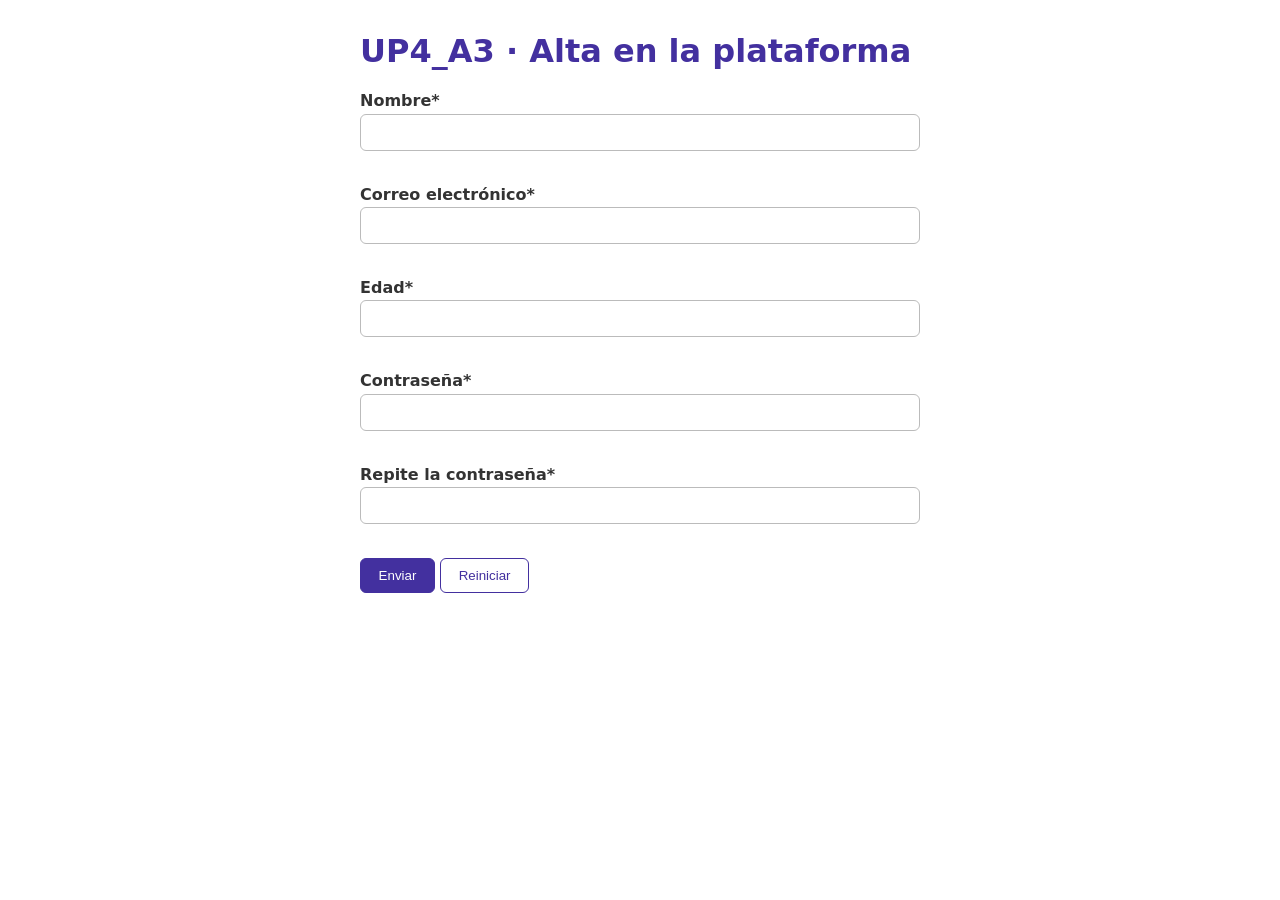
<file: index.html>
<!doctype html>
<html lang="es">
	<head>
		<meta charset="utf-8" />
		<meta name="viewport" content="width=device-width, initial-scale=1" />
		<title>UP4_A3 · Validación de formularios</title>
		<link rel="stylesheet" href="estilos.css" />
		<script src="app.js" defer></script>
	</head>
	<body>
		<h1>UP4_A3 · Alta en la plataforma</h1>

		<!-- Ejercicio 1: TODO añade type y los atributos de validación a cada campo -->
		<form id="registro" name="registro">
			<div class="campo">
				<label for="nombre">Nombre*</label>
				<input id="nombre" name="nombre" type="text" autocomplete="name" />
				<span class="feedback" aria-live="polite"></span>
			</div>

			<div class="campo">
				<label for="email">Correo electrónico*</label>
				<input id="email" name="email" type="email" autocomplete="email" />
				<span class="feedback" aria-live="polite"></span>
			</div>

			<div class="campo">
				<label for="edad">Edad*</label>
				<input id="edad" name="edad" type="number" />
				<span class="feedback" aria-live="polite"></span>
			</div>

			<div class="campo">
				<label for="password">Contraseña*</label>
				<input
					id="password"
					name="password"
					type="password"
					autocomplete="new-password"
				/>
				<span class="feedback" aria-live="polite"></span>
			</div>

			<div class="campo">
				<label for="password2">Repite la contraseña*</label>
				<input
					id="password2"
					name="password2"
					type="password"
					autocomplete="new-password"
				/>
				<span class="feedback" aria-live="polite"></span>
			</div>

			<div class="botones">
				<button type="submit">Enviar</button>
				<button type="reset">Reiniciar</button>
			</div>
		</form>

		<p id="confirmacion" hidden></p>
	</body>
</html>
</file>
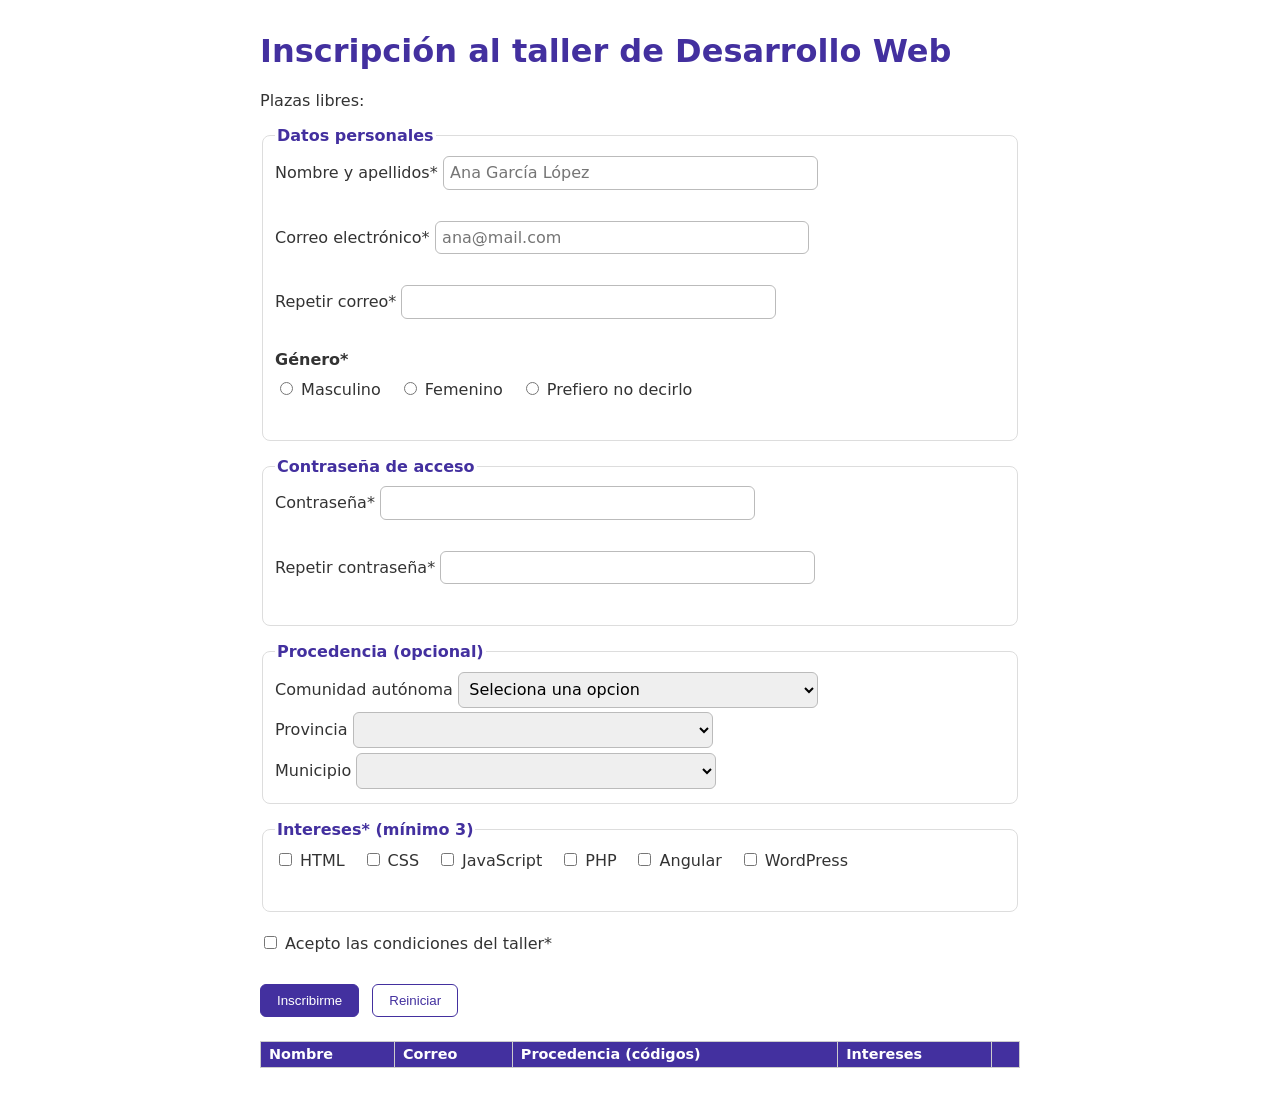
<file: combinado/index.html>
<!doctype html>
<html lang="es">
	<head>
		<meta charset="UTF-8" />
		<meta name="viewport" content="width=device-width, initial-scale=1.0" />
		<title>UP4 · Repaso · Inscripción al taller</title>
		<link href="UP4R.css" rel="stylesheet" />
		<!-- type="module": necesita servidor (Live Server). -->
		<script type="module" src="UP4R.js"></script>
	</head>
	<body>
		<main>
			<h1>Inscripción al taller de Desarrollo Web</h1>
			<p>Plazas libres: <strong id="plazas"></strong></p>

			<form id="inscripcion" novalidate>
				<fieldset>
					<legend>Datos personales</legend>
					<div class="campo">
						<!-- TODO 1: nombre → required, minlength="4", autocomplete="name" -->
						<label
							>Nombre y apellidos*
							<input
								name="nombre"
								required
								minlength="4"
								autocomplete="name"
								placeholder="Ana García López"
						/></label>
						<span class="error-text"></span>
					</div>
					<div class="campo">
						<!-- TODO 1: email → type="email", required -->
						<label
							>Correo electrónico*
							<input
								name="email"
								type="email"
								required
								placeholder="ana@mail.com"
						/></label>
						<span class="error-text"></span>
					</div>
					<div class="campo">
						<!-- TODO 1: email2 → type="email", required -->
						<label
							>Repetir correo* <input type="email" required name="email2"
						/></label>
						<span class="error-text"></span>
					</div>
					<div class="campo">
						<span class="grupo">Género*</span>
						<!-- TODO 1: el primer radio lleva required (vale para todo el grupo) -->
						<label
							><input type="radio" required name="genero" value="M" />
							Masculino</label
						>
						<label
							><input type="radio" name="genero" value="F" /> Femenino</label
						>
						<label
							><input type="radio" name="genero" value="X" /> Prefiero no
							decirlo</label
						>
						<span class="error-text"></span>
					</div>
				</fieldset>

				<fieldset>
					<legend>Contraseña de acceso</legend>
					<div class="campo">
						<!-- TODO 1: password → type="password", required, minlength="8" -->
						<label
							>Contraseña*
							<input name="password" type="password" required minlength="8"
						/></label>
						<span class="error-text"></span>
					</div>
					<div class="campo">
						<!-- TODO 1: password2 → type="password", required -->
						<label
							>Repetir contraseña*
							<input name="password2" type="password" required
						/></label>
						<span class="error-text"></span>
					</div>
				</fieldset>

				<fieldset>
					<legend>Procedencia (opcional)</legend>
					<label
						>Comunidad autónoma
						<select name="comunidad" id="comunidad"></select
					></label>
					<label
						>Provincia
						<select name="provincia" id="provincia"></select
					></label>
					<label
						>Municipio
						<select name="municipio" id="municipio"></select
					></label>
				</fieldset>

				<fieldset>
					<legend>Intereses* (mínimo 3)</legend>
					<div class="campo">
						<label
							><input type="checkbox" name="intereses" value="html" />
							HTML</label
						>
						<label
							><input type="checkbox" name="intereses" value="css" /> CSS</label
						>
						<label
							><input type="checkbox" name="intereses" value="js" />
							JavaScript</label
						>
						<label
							><input type="checkbox" name="intereses" value="php" /> PHP</label
						>
						<label
							><input type="checkbox" name="intereses" value="angular" />
							Angular</label
						>
						<label
							><input type="checkbox" name="intereses" value="wordpress" />
							WordPress</label
						>
						<span class="error-text"></span>
					</div>
				</fieldset>

				<div class="campo">
					<!-- TODO 1: terminos → type="checkbox" (ya es checkbox), required -->
					<label
						><input type="checkbox" required name="terminos" /> Acepto las
						condiciones del taller*</label
					>
					<span class="error-text"></span>
				</div>

				<button type="submit">Inscribirme</button>
				<button type="reset">Reiniciar</button>
			</form>

			<p id="confirmacion" hidden></p>

			<table id="inscritos">
				<thead>
					<tr>
						<th>Nombre</th>
						<th>Correo</th>
						<th>Procedencia (códigos)</th>
						<th>Intereses</th>
						<th></th>
					</tr>
				</thead>
				<tbody></tbody>
			</table>
		</main>
	</body>
</html>
</file>
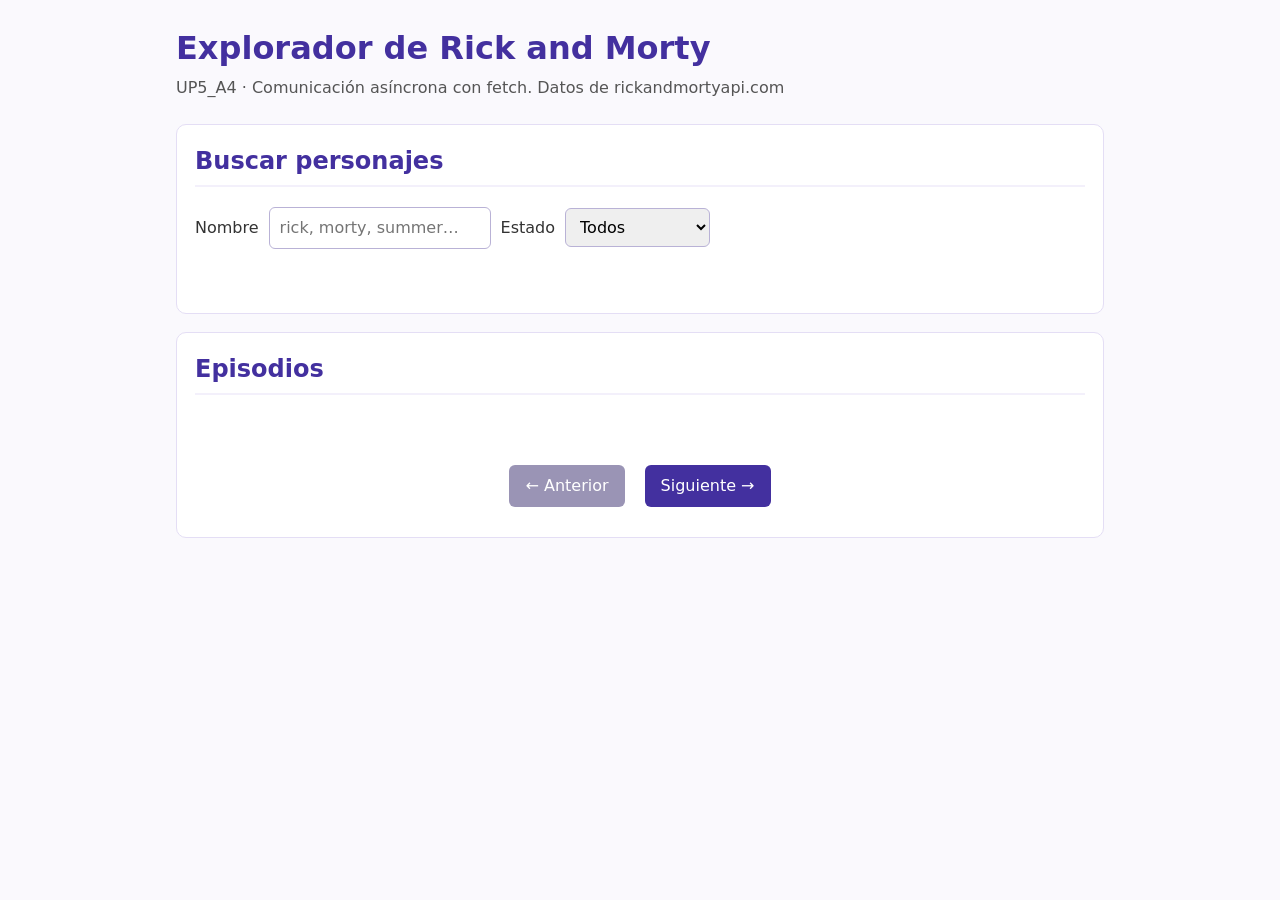
<file: rick-morty/index.html>
<!doctype html>
<html lang="es">
	<head>
		<meta charset="UTF-8" />
		<meta name="viewport" content="width=device-width, initial-scale=1.0" />
		<title>UP5_A4 · Explorador de Rick and Morty</title>
		<link rel="stylesheet" href="estilos.css" />
		<script src="app.js" defer></script>
	</head>
	<body>
		<main>
			<h1>Explorador de Rick and Morty</h1>
			<p class="sub">
				UP5_A4 · Comunicación asíncrona con fetch. Datos de rickandmortyapi.com
			</p>
			<p id="aviso-compatibilidad" class="estado error" hidden></p>

			<!-- Vista 1: episodios y buscador -->
			<div id="vista-episodios">
				<section>
					<h2>Buscar personajes</h2>
					<form id="form-busqueda" class="fila">
						<label for="busqueda-nombre">Nombre</label>
						<input
							id="busqueda-nombre"
							name="name"
							type="search"
							placeholder="rick, morty, summer…"
							autocomplete="off"
						/>
						<label for="busqueda-estado">Estado</label>
						<select id="busqueda-estado" name="status">
							<option value="">Todos</option>
							<option value="alive">Vivo</option>
							<option value="dead">Muerto</option>
							<option value="unknown">Desconocido</option>
						</select>
					</form>
					<p id="estado-busqueda" class="estado" role="status"></p>
					<div id="resultados-busqueda" class="rejilla personajes"></div>
				</section>

				<section id="section-episodios">
					<h2>Episodios</h2>
					<p id="estado-episodios" class="estado" role="status"></p>
					<button id="reintentar-episodios" class="secundario" hidden>
						Reintentar
					</button>
					<div id="episodios" class="rejilla episodios"></div>
					<nav class="fila paginacion" aria-label="Paginación de episodios">
						<button id="pagina-anterior" disabled>← Anterior</button>
						<span id="pagina-info"></span>
						<button id="pagina-siguiente">Siguiente →</button>
					</nav>
				</section>
			</div>

			<!-- Vista 2: personajes de un episodio -->
			<div id="vista-personajes" hidden>
				<section>
					<button id="volver" class="secundario">← Volver a episodios</button>
					<h2 id="titulo-episodio"></h2>
					<p id="estado-personajes" class="estado" role="status"></p>
					<button id="reintentar-personajes" class="secundario" hidden>
						Reintentar
					</button>
					<div id="personajes" class="rejilla personajes"></div>
				</section>

				<section>
					<h2>Valora este episodio</h2>
					<form id="form-valoracion" class="fila">
						<label for="valoracion-nota">Nota</label>
						<select id="valoracion-nota" name="nota">
							<option>5</option>
							<option>4</option>
							<option>3</option>
							<option>2</option>
							<option>1</option>
						</select>
						<label for="valoracion-comentario">Comentario</label>
						<input
							id="valoracion-comentario"
							name="comentario"
							required
							maxlength="120"
							placeholder="¿Qué te ha parecido?"
						/>
						<button>Enviar</button>
					</form>
					<p id="estado-valoracion" class="estado" role="status"></p>
				</section>
			</div>

			<!-- Ficha de personaje -->
			<dialog id="ficha">
				<img id="ficha-imagen" alt="" width="160" height="160" />
				<h2 id="ficha-nombre"></h2>
				<dl id="ficha-datos"></dl>
				<form method="dialog"><button>Cerrar</button></form>
			</dialog>
		</main>
	</body>
</html>
</file>
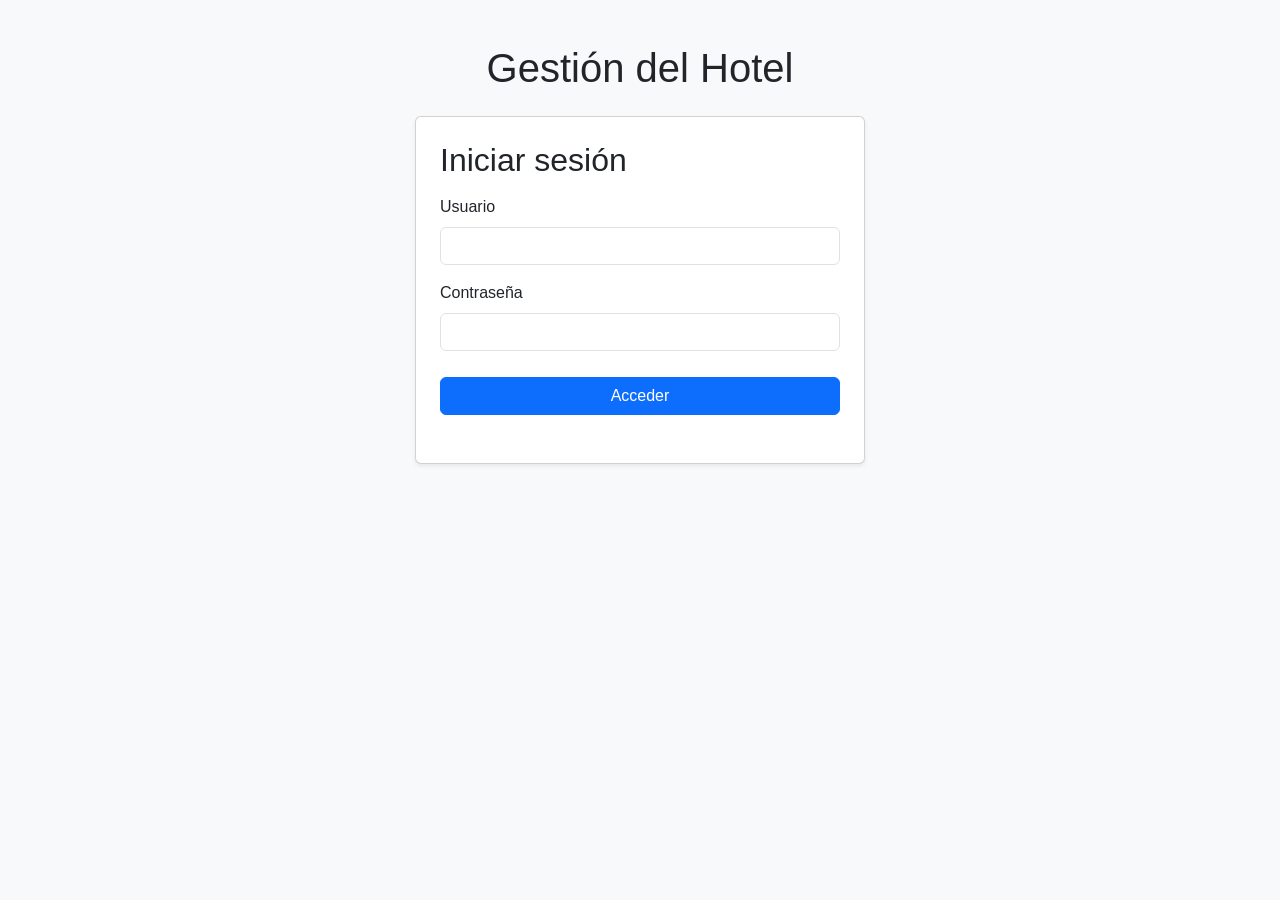
<file: pruebas/habitaciones/index.html>
<!doctype html>
<html lang="es">
	<head>
		<meta charset="UTF-8" />
		<title>Gestión del Hotel – Examen DWEC</title>
		<link href="bootstrap.min.css" rel="stylesheet" />
		<link rel="stylesheet" href="style.css" />
	</head>
	<body class="bg-light">
		<div class="container py-4">
			<h1 class="text-center mb-4">Gestión del Hotel</h1>

			<!-- LOGIN -->
			<section
				id="login"
				class="card p-4 shadow-sm mx-auto"
				style="max-width: 450px"
			>
				<h2 class="mb-3">Iniciar sesión</h2>
				<form id="formLogin" class="mb-3">
					<div class="mb-3">
						<label class="form-label">Usuario</label>
						<input type="text" id="loginUsuario" class="form-control" />
					</div>
					<div class="mb-3">
						<label class="form-label">Contraseña</label>
						<input type="password" id="loginPass" class="form-control" />
					</div>
					<button type="submit" class="btn btn-primary w-100">Acceder</button>
				</form>
				<div id="loginError" class="text-danger mb-2"></div>
			</section>

			<!-- GESTIÓN -->
			<section id="gestion" style="display: none">
				<div class="card p-4 shadow-sm mt-4">
					<div id="sesionAnterior" class="text-muted small"></div>
					<h2>Añadir habitación</h2>
					<form id="formAddHabitacion" class="row g-3 mt-2">
						<div class="col-md-3">
							<label class="form-label">ID</label>
							<input type="number" id="habitacionId" class="form-control" />
						</div>
						<div class="col-md-5">
							<label class="form-label">Nombre</label>
							<input type="text" id="habitacionNombre" class="form-control" />
						</div>
						<div class="col-md-4">
							<label class="form-label">Precio por noche</label>
							<input type="number" id="habitacionPrecio" class="form-control" />
						</div>
						<div class="col-12">
							<button type="submit" class="btn btn-success w-100">
								Añadir habitación
							</button>
						</div>
					</form>
					<div id="addError" class="text-danger mt-2"></div>
				</div>

				<!-- PANEL -->
				<div class="card p-4 shadow-sm mt-4">
					<h2>Panel de habitaciones</h2>
					<div id="panel" class="row g-3 mt-1"></div>
					<div id="mensaje" class="fw-bold mt-3"></div>
					<button id="btnRecargar" class="btn btn-secondary mt-3">
						Recargar desde JSON
					</button>
				</div>

				<!-- ESTADÍSTICAS -->
				<div class="card p-4 shadow-sm mt-4">
					<h2>Estadísticas</h2>
					<pre
						id="estadisticasBox"
						class="bg-dark text-light p-3 rounded mt-2"
					></pre>
				</div>
			</section>
		</div>
		<script src="app.js"></script>
	</body>
</html>
</file>
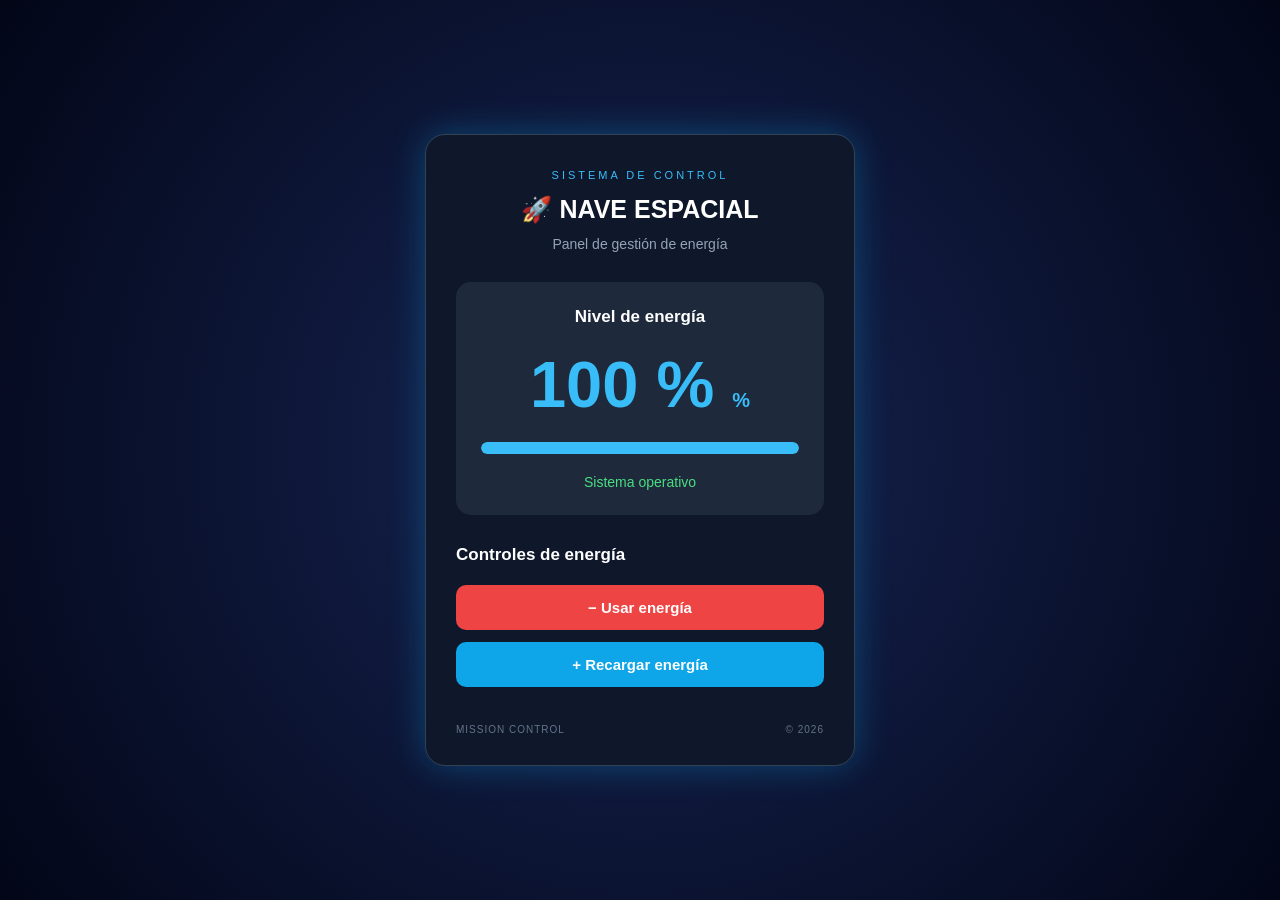
<file: pruebas/nave_espacial/index.html>
<!doctype html>
<html lang="es">
	<head>
		<meta charset="UTF-8" />
		<meta name="viewport" content="width=device-width, initial-scale=1.0" />
		<title>Control de nave espacial</title>
		<link rel="stylesheet" href="style.css" />
	</head>
	<body>
		<main class="panel">
			<header>
				<span class="etiqueta">SISTEMA DE CONTROL</span>
				<h1>🚀 NAVE ESPACIAL</h1>
				<p class="subtitulo">Panel de gestión de energía</p>
			</header>

			<section class="energia-card">
				<h2>Nivel de energía</h2>

				<div class="energia-numero">
					<span id="energia">100</span>
					<small>%</small>
				</div>

				<div class="barra">
					<div class="barra-progreso" id="barra-progreso"></div>
				</div>

				<p id="estado">Sistema operativo</p>
			</section>

			<section class="controles">
				<h2>Controles de energía</h2>

				<button id="usar" class="btn btn-usar">− Usar energía</button>

				<button id="recargar" class="btn btn-recargar">
					+ Recargar energía
				</button>
			</section>

			<footer>
				<span>MISSION CONTROL</span>
				<span>© 2026</span>
			</footer>
		</main>

		<script src="app.js"></script>
	</body>
</html>
</file>
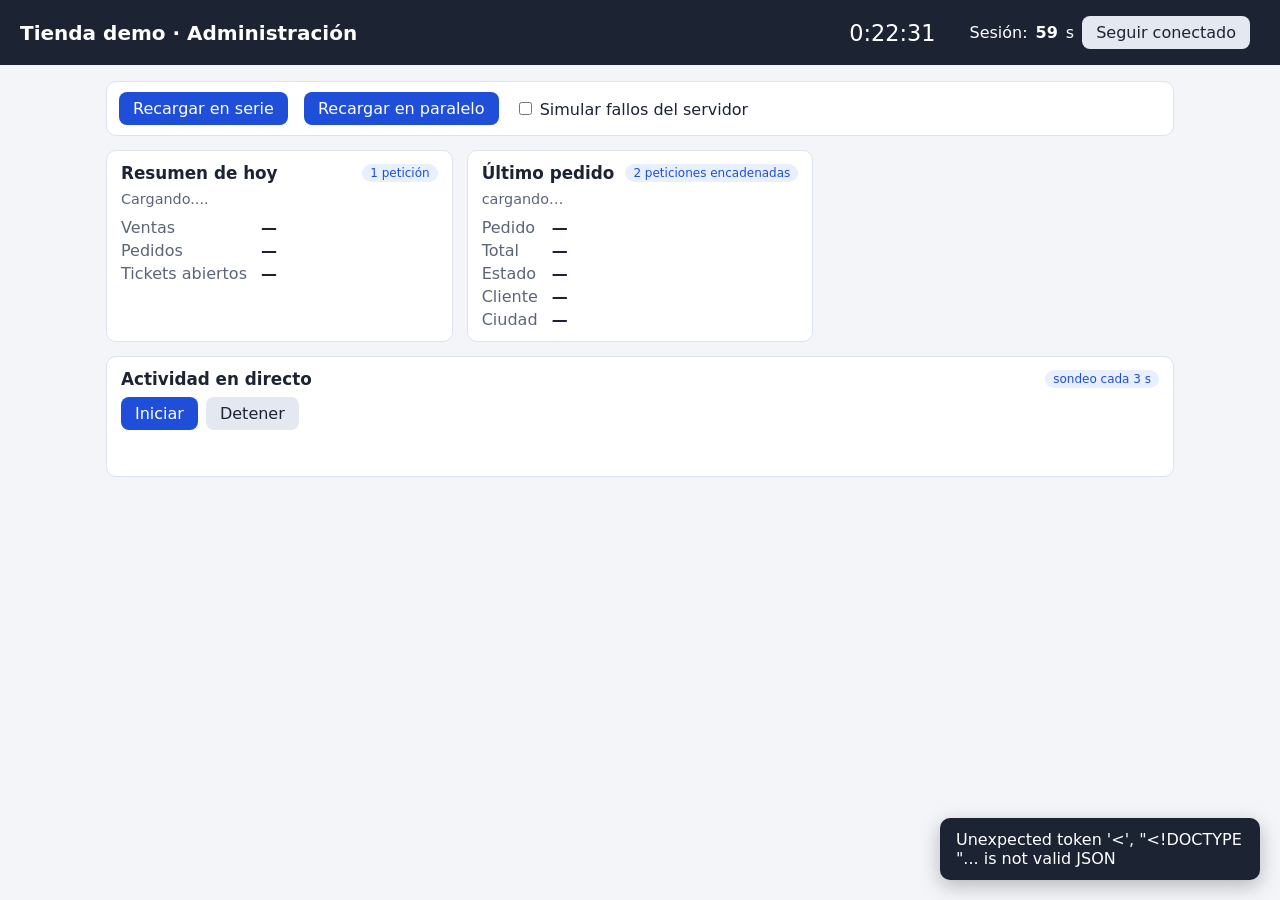
<file: pruebas/UP5_repaso_panel_control/starter/index.html>
<!doctype html>
<html lang="es">
	<head>
		<meta charset="UTF-8" />
		<meta name="viewport" content="width=device-width, initial-scale=1.0" />
		<title>UP5 · Panel de administración</title>
		<link rel="stylesheet" href="estilos.css" />
		<script src="app.js" defer></script>
	</head>
	<body>
		<header class="cabecera">
			<h1>Tienda demo · Administración</h1>
			<p class="reloj" id="reloj">--:--:--</p>
			<div class="sesion" id="sesion">
				Sesión: <strong id="sesion-restante">--</strong> s
				<button id="btn-renovar" class="secundario">Seguir conectado</button>
			</div>
		</header>

		<main>
			<section class="barra">
				<button id="btn-serie">Recargar en serie</button>
				<button id="btn-paralelo">Recargar en paralelo</button>
				<label
					><input type="checkbox" id="chk-fallos" /> Simular fallos del
					servidor</label
				>
				<p id="tiempo-carga" class="estado" role="status"></p>
			</section>

			<div class="panel">
				<article class="widget" id="w-resumen">
					<header>
						<h2>Resumen de hoy</h2>
						<span class="tipo">1 petición</span>
					</header>
					<p class="estado" role="status"></p>
					<dl>
						<dt>Ventas</dt>
						<dd id="res-ventas">—</dd>
						<dt>Pedidos</dt>
						<dd id="res-pedidos">—</dd>
						<dt>Tickets abiertos</dt>
						<dd id="res-tickets">—</dd>
					</dl>
				</article>

				<article class="widget" id="w-pedido">
					<header>
						<h2>Último pedido</h2>
						<span class="tipo">2 peticiones encadenadas</span>
					</header>
					<p class="estado" role="status"></p>
					<dl>
						<dt>Pedido</dt>
						<dd id="ped-id">—</dd>
						<dt>Total</dt>
						<dd id="ped-total">—</dd>
						<dt>Estado</dt>
						<dd id="ped-estado">—</dd>
						<dt>Cliente</dt>
						<dd id="ped-cliente">—</dd>
						<dt>Ciudad</dt>
						<dd id="ped-ciudad">—</dd>
					</dl>
				</article>

				<article class="widget ancho" id="w-actividad">
					<header>
						<h2>Actividad en directo</h2>
						<span class="tipo">sondeo cada 3 s</span>
					</header>
					<div class="fila">
						<button id="btn-act-iniciar">Iniciar</button>
						<button id="btn-act-detener" class="secundario">Detener</button>
					</div>
					<p class="estado" role="status"></p>
					<ul id="act-lista"></ul>
				</article>
			</div>
		</main>

		<div id="aviso" class="aviso" role="alert" hidden></div>

		<div id="caducada" class="caducada" hidden>
			<div class="tarjeta">
				<h2>Sesión caducada</h2>
				<p>Has estado demasiado tiempo sin actividad.</p>
				<button id="btn-volver">Volver a entrar</button>
			</div>
		</div>
	</body>
</html>
</file>
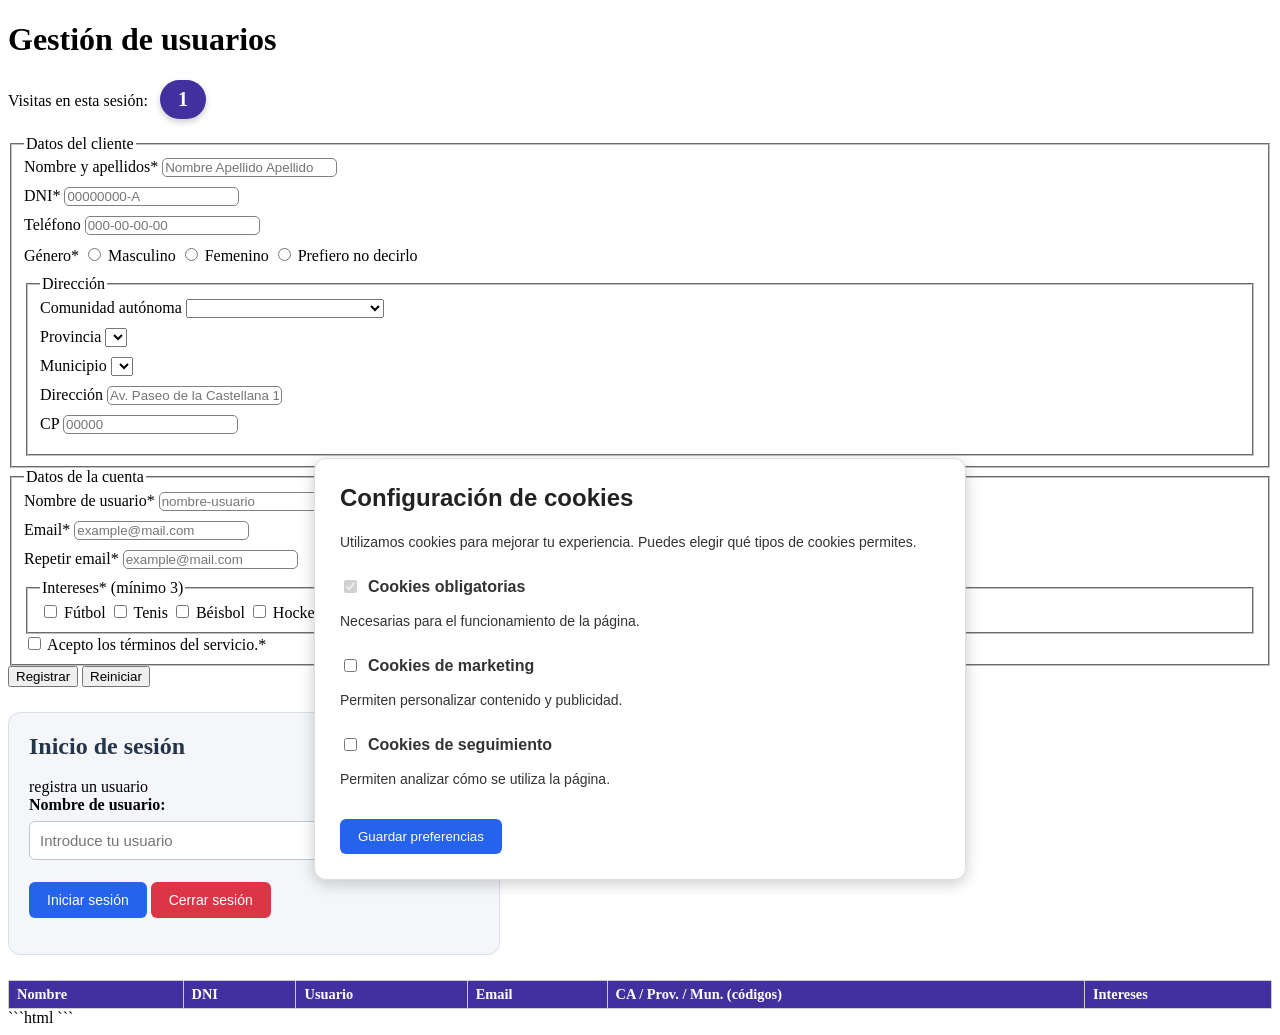
<file: UP4_A5/UP4A4.html>
<!doctype html>
<html lang="es">
	<head>
		<meta charset="UTF-8" />
		<meta name="viewport" content="width=device-width, initial-scale=1.0" />
		<title>UP4_A4 · Gestión de usuarios</title>
		<link href="UP4A4.css" rel="stylesheet" />
		<!-- type="module": necesita servidor (Live Server). Con doble clic (file://) no carga. -->
		<script type="module" src="UP4A4.js"></script>
	</head>
	<body>
		<main>
			<h1>Gestión de usuarios</h1>
			<p>Visitas en esta sesión: <span id="contador"></span></p>
			<form id="user-form" novalidate>
				<fieldset name="client">
					<legend>Datos del cliente</legend>
					<label
						>Nombre y apellidos*
						<input
							name="nombre"
							required
							minlength="4"
							placeholder="Nombre Apellido Apellido"
							autocomplete="name" /><span class="error-text"></span
					></label>
					<label
						>DNI* <input name="dni" required placeholder="00000000-A" /><span
							class="error-text"
						></span
					></label>
					<label
						>Teléfono
						<input name="telefono" type="tel" placeholder="000-00-00-00" /><span
							class="error-text"
						></span
					></label>
					<span class="grupo">
						Género*
						<label
							><input type="radio" name="genero" value="M" required />
							Masculino</label
						>
						<label
							><input type="radio" name="genero" value="F" /> Femenino</label
						>
						<label
							><input type="radio" name="genero" value="X" /> Prefiero no
							decirlo</label
						>
						<span class="error-text"></span>
					</span>

					<fieldset name="address">
						<legend>Dirección</legend>
						<label
							>Comunidad autónoma
							<select name="comunidad"></select
						></label>
						<label
							>Provincia
							<select name="provincia"></select
						></label>
						<label
							>Municipio
							<select name="municipio"></select
						></label>
						<label
							>Dirección
							<input
								name="direccion"
								placeholder="Av. Paseo de la Castellana 123"
								autocomplete="street-address"
						/></label>
						<label
							>CP
							<input name="cp" placeholder="00000" inputmode="numeric" /><span
								class="error-text"
							></span
						></label>
					</fieldset>
				</fieldset>

				<fieldset name="account">
					<legend>Datos de la cuenta</legend>
					<label
						>Nombre de usuario*
						<input
							name="usuario"
							required
							placeholder="nombre-usuario"
							autocomplete="username" /><span class="error-text"></span
					></label>
					<label
						>Email*
						<input
							name="email"
							type="email"
							required
							placeholder="example@mail.com"
							autocomplete="email" /><span class="error-text"></span
					></label>
					<label
						>Repetir email*
						<input
							name="email2"
							type="email"
							required
							placeholder="example@mail.com"
							autocomplete="off" /><span class="error-text"></span
					></label>
					<fieldset name="interests">
						<legend>Intereses* (mínimo 3)</legend>
						<label
							><input type="checkbox" name="intereses" value="futbol" />
							Fútbol</label
						>
						<label
							><input type="checkbox" name="intereses" value="tenis" />
							Tenis</label
						>
						<label
							><input type="checkbox" name="intereses" value="beisbol" />
							Béisbol</label
						>
						<label
							><input type="checkbox" name="intereses" value="hockey" />
							Hockey</label
						>
						<label
							><input type="checkbox" name="intereses" value="voleibol" />
							Voleibol</label
						>
						<label
							><input type="checkbox" name="intereses" value="badminton" />
							Bádminton</label
						>
						<label
							><input type="checkbox" name="intereses" value="golf" />
							Golf</label
						>
						<span class="error-text"></span>
					</fieldset>
					<label
						><input type="checkbox" name="terminos" required /> Acepto los
						términos del servicio.*<span class="error-text"></span
					></label>
				</fieldset>
				<button type="submit">Registrar</button>
				<button type="reset">Reiniciar</button>
			</form>
			<section id="login">
				<h2>Inicio de sesión</h2>
				<span id="userData"></span>

				<form id="login-form">
					<label>
						Nombre de usuario:
						<input
							type="text"
							name="usuario"
							id="usuario-login"
							required
							placeholder="Introduce tu usuario"
						/>
					</label>

					<button type="submit">Iniciar sesión</button>
					<button type="button" id="cerrar-sesion">Cerrar sesión</button>
				</form>

				<p id="mensaje-sesion"></p>
			</section>
			<table id="users-list">
				<thead>
					<tr>
						<th>Nombre</th>
						<th>DNI</th>
						<th>Usuario</th>
						<th>Email</th>
						<th>CA / Prov. / Mun. (códigos)</th>
						<th>Intereses</th>
					</tr>
				</thead>
				<tbody></tbody>
			</table>
			```html
			<section id="cookie-banner">
				<h2>Configuración de cookies</h2>

				<p>
					Utilizamos cookies para mejorar tu experiencia. Puedes elegir qué
					tipos de cookies permites.
				</p>

				<div>
					<label>
						<input type="checkbox" checked disabled />
						Cookies obligatorias
					</label>
					<p>Necesarias para el funcionamiento de la página.</p>
				</div>

				<div>
					<label>
						<input type="checkbox" id="cookies-marketing" />
						Cookies de marketing
					</label>
					<p>Permiten personalizar contenido y publicidad.</p>
				</div>

				<div>
					<label>
						<input type="checkbox" id="cookies-tracking" />
						Cookies de seguimiento
					</label>
					<p>Permiten analizar cómo se utiliza la página.</p>
				</div>

				<button type="button" id="guardar-cookies">Guardar preferencias</button>
			</section>
			```
		</main>
	</body>
</html>
</file>
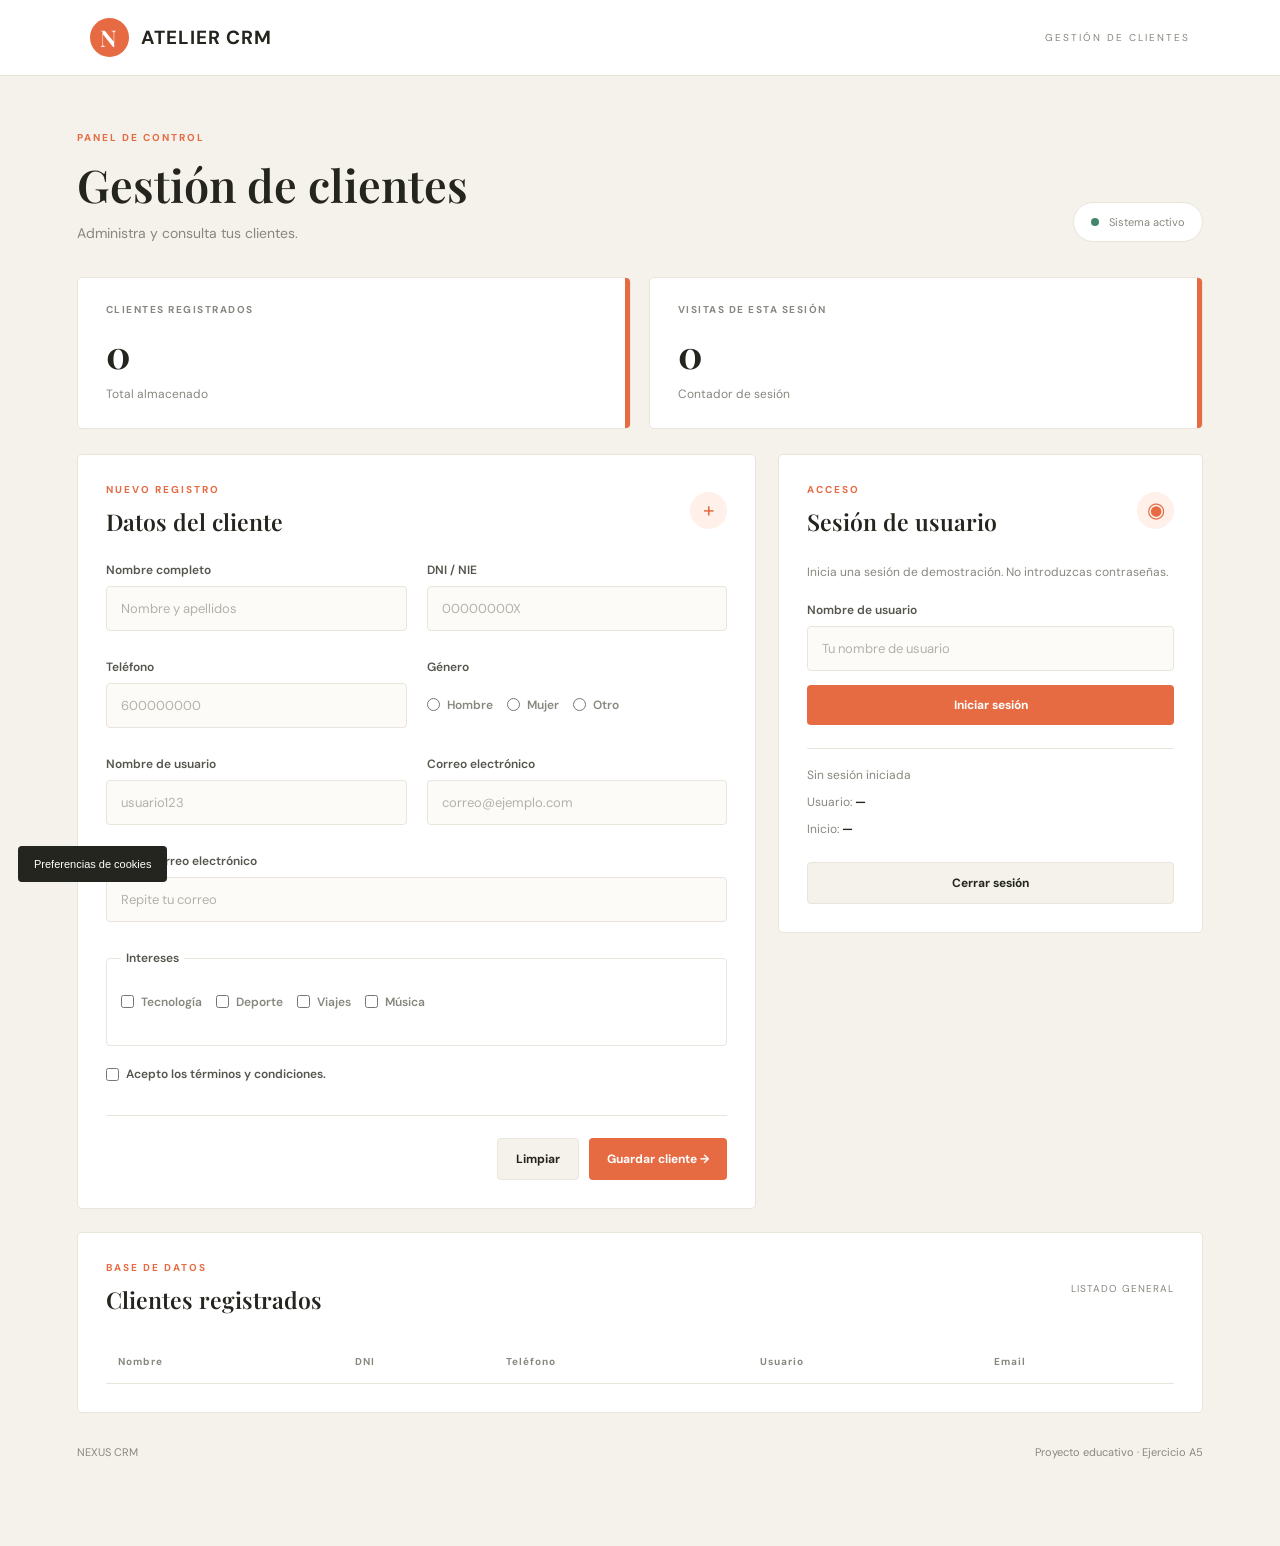
<file: pruebas/localStorage/UP4A5.html>
<!doctype html>
<html lang="es">
	<head>
		<meta charset="UTF-8" />
		<meta name="viewport" content="width=device-width, initial-scale=1.0" />
		<title>NEXUS CRM - Gestión de clientes</title>
		<link rel="stylesheet" href="UP4A5.css" />
		<script type="module" src="UP4A5.js"></script>
	</head>

	<body>
		<header class="topbar">
			<a href="#" class="logo">
				<span class="logo-icon">N</span>
				<span>ATELIER CRM</span>
			</a>
			<span class="topbar-label">GESTIÓN DE CLIENTES</span>
		</header>

		<main class="container">
			<section class="welcome">
				<div>
					<p class="eyebrow">PANEL DE CONTROL</p>
					<h1>Gestión de clientes</h1>
					<p class="subtitle">Administra y consulta tus clientes.</p>
				</div>
				<div class="date-card">
					<span class="status-dot"></span>
					Sistema activo
				</div>
			</section>

			<!-- ESTADÍSTICAS -->
			<section class="stats-grid">
				<article class="stat-card">
					<span class="stat-label">CLIENTES REGISTRADOS</span>
					<strong id="total-clientes">0</strong>
					<span class="stat-description">Total almacenado</span>
				</article>

				<article class="stat-card">
					<span class="stat-label">VISITAS DE ESTA SESIÓN</span>
					<strong id="contador">0</strong>
					<span class="stat-description">Contador de sesión</span>
				</article>
			</section>

			<section class="content-grid">
				<!-- FORMULARIO DE CLIENTES -->
				<article class="panel form-panel">
					<div class="panel-heading">
						<div>
							<p class="eyebrow">NUEVO REGISTRO</p>
							<h2>Datos del cliente</h2>
						</div>
						<span class="panel-icon">+</span>
					</div>

					<form id="user-form">
						<div class="form-grid">
							<div class="field">
								<label for="nombre">Nombre completo</label>
								<input
									type="text"
									id="nombre"
									name="nombre"
									placeholder="Nombre y apellidos"
								/>
								<span class="error-text"></span>
							</div>

							<div class="field">
								<label for="dni">DNI / NIE</label>
								<input
									type="text"
									id="dni"
									name="dni"
									placeholder="00000000X"
								/>
								<span class="error-text"></span>
							</div>

							<div class="field">
								<label for="telefono">Teléfono</label>
								<input
									type="tel"
									id="telefono"
									name="telefono"
									placeholder="600000000"
								/>
								<span class="error-text"></span>
							</div>

							<div class="field">
								<label>Género</label>
								<div class="radio-group">
									<label>
										<input type="radio" name="genero" value="Hombre" />
										Hombre
									</label>
									<label>
										<input type="radio" name="genero" value="Mujer" />
										Mujer
									</label>
									<label>
										<input type="radio" name="genero" value="Otro" />
										Otro
									</label>
								</div>
								<span class="error-text"></span>
							</div>

							<div class="field">
								<label for="usuario">Nombre de usuario</label>
								<input
									type="text"
									id="usuario"
									name="usuario"
									placeholder="usuario123"
								/>
								<span class="error-text"></span>
							</div>

							<div class="field">
								<label for="email">Correo electrónico</label>
								<input
									type="email"
									id="email"
									name="email"
									placeholder="correo@ejemplo.com"
								/>
								<span class="error-text"></span>
							</div>

							<div class="field full">
								<label for="email2">Repetir correo electrónico</label>
								<input
									type="email"
									id="email2"
									name="email2"
									placeholder="Repite tu correo"
								/>
								<span class="error-text"></span>
							</div>

							<fieldset class="field full">
								<legend>Intereses</legend>

								<div class="checkbox-group">
									<label>
										<input
											type="checkbox"
											name="intereses"
											value="Tecnología"
										/>
										Tecnología
									</label>

									<label>
										<input type="checkbox" name="intereses" value="Deporte" />
										Deporte
									</label>

									<label>
										<input type="checkbox" name="intereses" value="Viajes" />
										Viajes
									</label>

									<label>
										<input type="checkbox" name="intereses" value="Música" />
										Música
									</label>
								</div>

								<span class="error-text"></span>
							</fieldset>

							<div class="field full terms-field">
								<label class="terms-label">
									<input type="checkbox" id="terminos" name="terminos" />
									Acepto los términos y condiciones.
								</label>
								<span class="error-text"></span>
							</div>
						</div>

						<div class="form-actions">
							<button type="reset" class="button button-secondary">
								Limpiar
							</button>

							<button type="submit" class="button button-primary">
								Guardar cliente →
							</button>
						</div>
					</form>
				</article>

				<!-- SESIÓN -->
				<aside class="side-column">
					<article class="panel session-panel">
						<div class="panel-heading">
							<div>
								<p class="eyebrow">ACCESO</p>
								<h2>Sesión de usuario</h2>
							</div>
							<span class="panel-icon">◉</span>
						</div>

						<p class="panel-description">
							Inicia una sesión de demostración. No introduzcas contraseñas.
						</p>

						<form id="login-form">
							<div class="field">
								<label for="login-usuario">Nombre de usuario</label>
								<input
									type="text"
									id="login-usuario"
									placeholder="Tu nombre de usuario"
								/>
							</div>

							<button type="submit" class="button button-primary button-wide">
								Iniciar sesión
							</button>
						</form>

						<div class="session-info">
							<p id="estado-sesion">Sin sesión iniciada</p>

							<p>
								Usuario:
								<strong id="usuario-sesion">—</strong>
							</p>

							<p>
								Inicio:
								<strong id="fecha-sesion">—</strong>
							</p>

							<button
								type="button"
								id="logout-button"
								class="button button-secondary button-wide"
							>
								Cerrar sesión
							</button>
						</div>
					</article>
				</aside>
			</section>

			<!-- TABLA DE CLIENTES -->
			<section class="panel table-panel">
				<div class="panel-heading">
					<div>
						<p class="eyebrow">BASE DE DATOS</p>
						<h2>Clientes registrados</h2>
					</div>
					<span class="table-count">LISTADO GENERAL</span>
				</div>

				<div class="table-wrapper">
					<table>
						<thead>
							<tr>
								<th>Nombre</th>
								<th>DNI</th>
								<th>Teléfono</th>
								<th>Usuario</th>
								<th>Email</th>
							</tr>
						</thead>

						<tbody id="users-list"></tbody>
					</table>
				</div>
			</section>

			<footer>
				<span>NEXUS CRM</span>
				<span>Proyecto educativo · Ejercicio A5</span>
			</footer>
		</main>

		<!-- PREFERENCIAS DE COOKIES -->
		<button type="button" id="open-cookies" class="cookie-settings">
			Preferencias de cookies
		</button>

		<section id="cookie-banner" class="cookie-banner">
			<div>
				<p class="eyebrow">PRIVACIDAD</p>
				<h2>Configura tus preferencias</h2>
				<p>Elige qué categorías de cookies deseas permitir.</p>
			</div>

			<div class="cookie-options">
				<label>
					<input type="checkbox" checked disabled />
					Necesarias
					<span>Siempre activas</span>
				</label>

				<label>
					<input type="checkbox" id="cookie-marketing" />
					Marketing
				</label>

				<label>
					<input type="checkbox" id="cookie-tracking" />
					Seguimiento
				</label>
			</div>

			<div class="cookie-actions">
				<button
					type="button"
					id="cookie-reject"
					class="button button-secondary"
				>
					Rechazar opcionales
				</button>

				<button type="button" id="cookie-save" class="button button-secondary">
					Guardar selección
				</button>

				<button type="button" id="cookie-accept" class="button button-primary">
					Aceptar todas
				</button>
			</div>
		</section>
	</body>
</html>
</file>
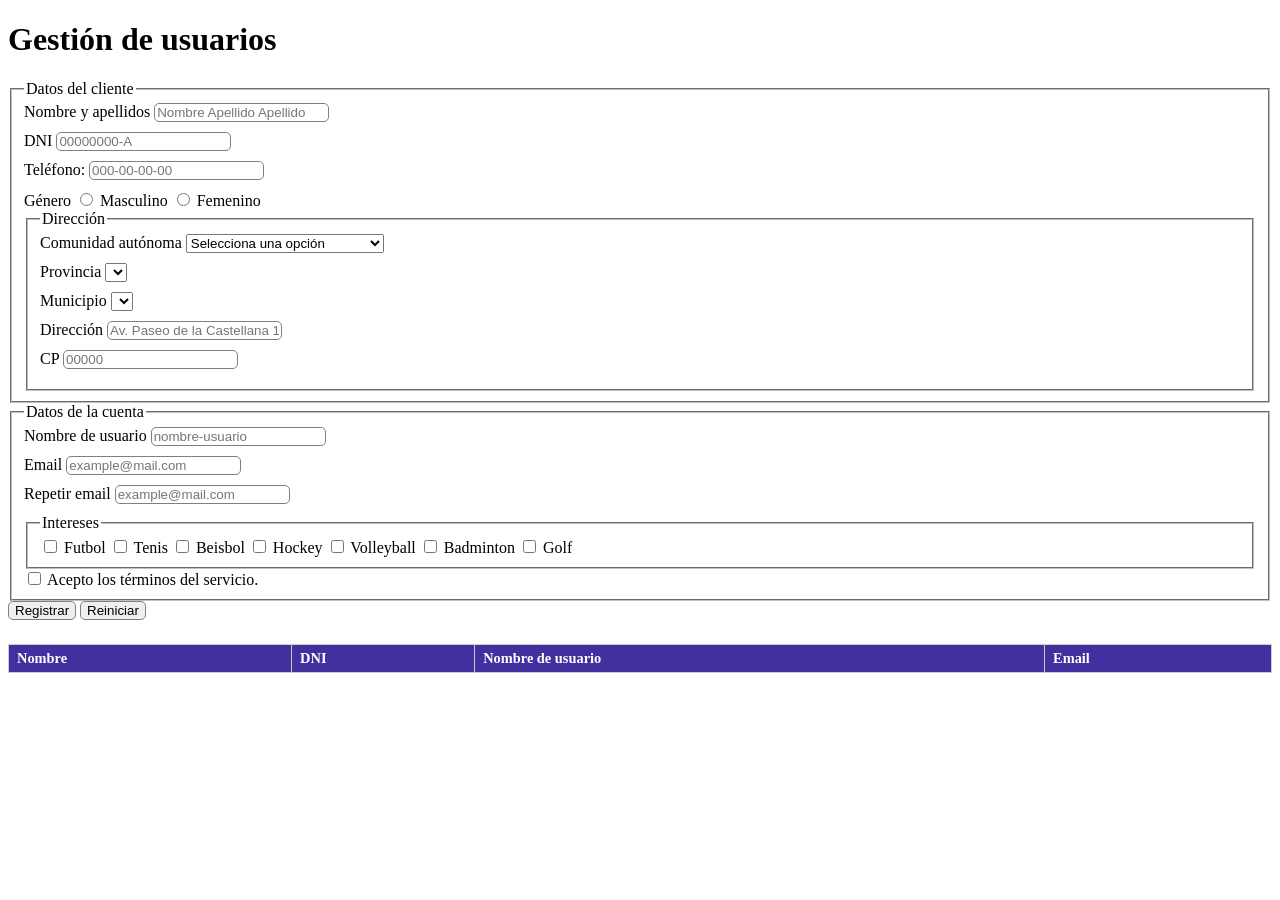
<file: UP4_A4/starter/UP4A4.html>
<!doctype html>
<html lang="es">
	<head>
		<meta charset="UTF-8" />
		<meta name="viewport" content="width=device-width, initial-scale=1.0" />
		<title>Formularios</title>
		<link href="UP4A4.css" type="text/css" rel="stylesheet" />
		<script type="module" src="UP4A4.js"></script>
	</head>
	<body>
		<main>
			<h1>Gestión de usuarios</h1>
			<form id="user-form">
				<fieldset name="client">
					<legend>Datos del cliente</legend>
					<label
						>Nombre y apellidos
						<input
							type="text"
							id="nombreApellidos"
							required
							placeholder="Nombre Apellido Apellido" /><span
							class="error-text"
						></span
					></label>
					<label
						>DNI
						<input
							type="text"
							required
							id="dni"
							placeholder="00000000-A" /><span class="error-text"></span
					></label>
					<label
						>Teléfono: <input id="telefono" placeholder="000-00-00-00" /><span
							class="error-text"
						></span
					></label>
					<span>
						Género
						<label
							><input type="radio" name="genero" value="Masculino" />
							Masculino</label
						>
						<label
							><input type="radio" name="genero" value="Femenino" />
							Femenino</label
						>
						<span class="error-text"></span>
					</span>

					<fieldset name="address">
						<legend>Dirección</legend>
						<label
							>Comunidad autónoma
							<select id="comunidad"></select
						></label>
						<label
							>Provincia
							<select id="provincia"></select
						></label>
						<label
							>Municipio
							<select id="municipio"></select
						></label>
						<label
							>Dirección
							<input
								id="direccion"
								placeholder="Av. Paseo de la Castellana 123"
						/></label>
						<label>CP <input id="cp" placeholder="00000" /></label>
					</fieldset>
				</fieldset>
				<fieldset name="account">
					<legend>Datos de la cuenta</legend>
					<label
						>Nombre de usuario
						<input id="usuario" placeholder="nombre-usuario" /><span
							class="error-text"
						></span
					></label>
					<label
						>Email <input id="email" placeholder="example@mail.com" /><span
							class="error-text"
						></span
					></label>
					<label
						>Repetir email
						<input id="email2" placeholder="example@mail.com" /><span
							class="error-text"
						></span
					></label>
					<fieldset name="interests">
						<legend>Intereses</legend>
						<label><input type="checkbox" /> Futbol</label>
						<label><input type="checkbox" /> Tenis</label>
						<label><input type="checkbox" /> Beisbol</label>
						<label><input type="checkbox" /> Hockey</label>
						<label><input type="checkbox" /> Volleyball</label>
						<label><input type="checkbox" /> Badminton</label>
						<label><input type="checkbox" /> Golf</label>
						<span class="error-text"></span>
					</fieldset>
					<label
						><input type="checkbox" /> Acepto los términos del servicio.<span
							class="error-text"
						></span
					></label>
				</fieldset>
				<input type="submit" value="Registrar" />
				<input type="reset" value="Reiniciar" />
			</form>
			<table id="users-list">
				<thead>
					<tr>
						<th>Nombre</th>
						<th>DNI</th>
						<th>Nombre de usuario</th>
						<th>Email</th>
					</tr>
				</thead>
				<tbody></tbody>
			</table>
		</main>
	</body>
</html>
</file>
<file: estilos.css>
/* Capa de PRESENTACIÓN: el JS solo pone o quita clases (6h) */
body { font-family: system-ui, sans-serif; max-width: 560px; margin: 2rem auto; padding: 0 1rem; color: #333; }
h1 { color: #43309F; }
.campo { display: grid; grid-template-columns: 1fr; gap: .2rem; margin-bottom: 1rem; }
label { font-weight: 600; }
input { padding: .5rem; border: 1px solid #bbb; border-radius: 6px; font: inherit; }
.feedback { font-size: .85rem; min-height: 1.1em; }

input.valido { border-color: #2e8b57; background: #eefaf2; }
input.invalido { border-color: #c0392b; background: #fdeeee; }
input.valido + .feedback { color: #2e8b57; }
input.invalido + .feedback { color: #c0392b; }

.botones button { padding: .55rem 1.1rem; border-radius: 6px; border: 1px solid #43309F; background: #43309F; color: #fff; cursor: pointer; }
.botones button[type=reset] { background: #fff; color: #43309F; }
#confirmacion { padding: .8rem 1rem; border-radius: 6px; background: #eefaf2; border: 1px solid #2e8b57; color: #1e6b40; }
</file>
<file: combinado/UP4R.css>
body { font-family: system-ui, sans-serif; max-width: 760px; margin: 2rem auto; padding: 0 1rem; color: #333; }
h1 { color: #43309F; }
fieldset { margin-bottom: 1rem; border: 1px solid #ddd; border-radius: 8px; }
legend { font-weight: 600; color: #43309F; }
label { display: block; margin: .3rem 0; }
label:has(input[type=checkbox]), label:has(input[type=radio]) { display: inline-block; margin-right: .8rem; }
input:not([type=checkbox]):not([type=radio]), select { padding: .4rem; border: 1px solid #bbb; border-radius: 6px; font: inherit; width: 100%; max-width: 360px; }
.campo { margin-bottom: .7rem; }
.grupo { display: block; font-weight: 600; margin-bottom: .3rem; }
.error-text { display: block; min-height: 1.1em; font-size: .85rem; color: #c0392b; }
input.error, select.error { border-color: #c0392b; background: #fdeeee; }
input[type=checkbox].error, input[type=radio].error { outline: 2px solid #c0392b; }
button { padding: .5rem 1rem; border-radius: 6px; border: 1px solid #43309F; background: #43309F; color: #fff; cursor: pointer; margin-right: .5rem; }
button[type=reset] { background: #fff; color: #43309F; }
button:disabled { opacity: .4; cursor: not-allowed; }
#confirmacion { padding: .8rem 1rem; border-radius: 6px; background: #eefaf2; border: 1px solid #2e8b57; color: #1e6b40; }
#inscritos { border-collapse: collapse; width: 100%; margin-top: 1.5rem; font-size: .9rem; }
#inscritos th, #inscritos td { border: 1px solid #ccc; padding: .3rem .5rem; text-align: left; }
#inscritos th { background: #43309F; color: #fff; }
#inscritos td button { padding: .2rem .5rem; font-size: .8rem; background: #fff; color: #c0392b; border-color: #c0392b; }
</file>
<file: rick-morty/estilos.css>
/* Estilos comunes de las prácticas de la UP5. El JS solo pone y quita clases. */
:root { --indigo: #43309f; --magenta: #d149ce; --tinta: #333; --lila: #f3f0fb; --error: #b3261e; --ok: #1b7f3b; }
* { box-sizing: border-box; }
body { margin: 0; font-family: system-ui, -apple-system, "Segoe UI", sans-serif; color: var(--tinta); background: #faf9fd; line-height: 1.5; }
main { max-width: 960px; margin: 0 auto; padding: 24px 16px 64px; }
h1 { color: var(--indigo); margin: 0 0 4px; }
h2 { color: var(--indigo); border-bottom: 2px solid var(--lila); padding-bottom: 6px; margin-top: 0; }
.sub { margin: 0 0 24px; color: #555; }
section, .tarjeta { background: #fff; border: 1px solid #e4def5; border-radius: 10px; padding: 18px; margin-bottom: 18px; }
button { font: inherit; background: var(--indigo); color: #fff; border: 0; border-radius: 6px; padding: 9px 16px; cursor: pointer; }
button:hover:not(:disabled) { background: #33237f; }
button:disabled { background: #9a94b5; cursor: not-allowed; }
button.secundario { background: #fff; color: var(--indigo); border: 1px solid var(--indigo); }
input, select, textarea { font: inherit; padding: 8px 10px; border: 1px solid #b9b2d6; border-radius: 6px; }
.fila { display: flex; flex-wrap: wrap; gap: 10px; align-items: center; margin-bottom: 12px; }
.estado { min-height: 1.5em; margin: 10px 0; color: #555; }
.estado.error { color: var(--error); font-weight: 600; }
.estado.ok { color: var(--ok); font-weight: 600; }
.salida { background: var(--lila); border-radius: 8px; padding: 12px; min-height: 48px; font-family: ui-monospace, Consolas, monospace; font-size: 14px; white-space: pre-wrap; overflow-wrap: anywhere; }
[hidden] { display: none !important; }
.rejilla { display: grid; gap: 14px; }
.rejilla.episodios { grid-template-columns: repeat(auto-fill, minmax(230px, 1fr)); }
.rejilla.personajes { grid-template-columns: repeat(auto-fill, minmax(170px, 1fr)); }
.tarjeta-episodio, .tarjeta-personaje { text-align: left; background: #fff; color: var(--tinta); border: 1px solid #d9d2ee; border-radius: 10px; padding: 14px; cursor: pointer; }
.tarjeta-episodio:hover:not(:disabled), .tarjeta-personaje:hover:not(:disabled) { background: var(--lila); border-color: var(--indigo); }
.tarjeta-episodio strong, .tarjeta-personaje strong { display: block; color: var(--indigo); }
.tarjeta-episodio .codigo { font-family: ui-monospace, Consolas, monospace; color: var(--magenta); }
.tarjeta-personaje { padding: 0; overflow: hidden; }
.tarjeta-personaje img { width: 100%; height: auto; display: block; aspect-ratio: 1; object-fit: cover; }
.tarjeta-personaje .datos { padding: 10px 12px; display: block; }
.etiqueta { display: inline-block; font-size: .8rem; padding: 1px 8px; border-radius: 12px; background: #b2bec3; color: #fff; }
.etiqueta.alive { background: #1b7f3b; }
.etiqueta.dead { background: #b3261e; }
.paginacion { justify-content: center; margin-top: 16px; }
.estado.cargando::before { content: "⏳ "; }
dialog { border: 0; border-radius: 12px; padding: 24px; max-width: 420px; width: 90%; box-shadow: 0 12px 40px rgba(0, 0, 0, .3); }
dialog::backdrop { background: rgba(30, 20, 80, .55); }
dialog img { border-radius: 50%; display: block; margin: 0 auto 8px; }
dialog h2 { text-align: center; border: 0; }
dl { display: grid; grid-template-columns: auto 1fr; gap: 4px 14px; }
dt { font-weight: 600; color: var(--indigo); }
dd { margin: 0; }
</file>
<file: pruebas/habitaciones/style.css>
body {
    font-family: Arial, sans-serif;
    margin: 20px;
}

#panel {
    display: flex;
    flex-wrap: wrap;
    gap: 15px;
}

.tarjeta {
    width: 220px;
    padding: 15px;
    border-radius: 8px;
    color: #000;
}

button {
    margin-top: 10px;
}

.error {
    color: red;
    margin-top: 10px;
}

#mensaje {
    margin-top: 20px;
    font-weight: bold;
}
</file>
<file: pruebas/nave_espacial/style.css>
* {
	margin: 0;
	padding: 0;
	box-sizing: border-box;
}

body {
	min-height: 100vh;
	display: flex;
	justify-content: center;
	align-items: center;
	font-family: Arial, sans-serif;
	background: radial-gradient(circle, #172554, #020617);
	color: white;
	padding: 20px;
}

.panel {
	width: 100%;
	max-width: 430px;
	padding: 30px;
	background: #0f172a;
	border: 1px solid #334155;
	border-radius: 20px;
	box-shadow: 0 0 35px #0ea5e955;
}

header {
	text-align: center;
	margin-bottom: 30px;
}

.etiqueta {
	color: #38bdf8;
	font-size: 11px;
	letter-spacing: 3px;
}

h1 {
	margin: 12px 0;
	font-size: 25px;
}

.subtitulo {
	color: #94a3b8;
	font-size: 14px;
}

.energia-card {
	background: #1e293b;
	padding: 25px;
	border-radius: 15px;
	text-align: center;
}

.energia-card h2,
.controles h2 {
	font-size: 17px;
	margin-bottom: 20px;
}

.energia-numero {
	font-size: 65px;
	font-weight: bold;
	color: #38bdf8;
}

.energia-numero small {
	font-size: 20px;
}

.barra {
	width: 100%;
	height: 12px;
	background: #334155;
	border-radius: 20px;
	overflow: hidden;
	margin: 20px 0;
}

.barra-progreso {
	width: 100%;
	height: 100%;
	background: #38bdf8;
	border-radius: 20px;
	transition: width 0.3s;
}

#estado {
	color: #4ade80;
	font-size: 14px;
}

.controles {
	margin-top: 30px;
}

.btn {
	width: 100%;
	padding: 14px;
	border: none;
	border-radius: 10px;
	font-size: 15px;
	font-weight: bold;
	cursor: pointer;
	margin-bottom: 12px;
	transition:
		transform 0.2s,
		opacity 0.2s;
}

.btn:hover {
	transform: scale(1.03);
}

.btn-usar {
	background: #ef4444;
	color: white;
}

.btn-recargar {
	background: #0ea5e9;
	color: white;
}

footer {
	display: flex;
	justify-content: space-between;
	margin-top: 25px;
	color: #64748b;
	font-size: 10px;
	letter-spacing: 1px;
}
</file>
<file: pruebas/UP5_repaso_panel_control/starter/estilos.css>
/* ✅ Dado · No hace falta tocar nada */
* { box-sizing: border-box; }
body { margin: 0; font-family: system-ui, -apple-system, sans-serif; background: #f3f5f9; color: #1c2333; }
button { font: inherit; border: 0; border-radius: 8px; padding: 7px 14px; cursor: pointer; background: #1f4fd8; color: #fff; }
button.secundario { background: #e4e8f0; color: #1c2333; }

.cabecera { display: flex; flex-wrap: wrap; align-items: center; gap: 10px 24px; padding: 12px 20px; background: #1c2333; color: #fff; }
.cabecera h1 { margin: 0; font-size: 1.25rem; flex: 1; }
.reloj { margin: 0; font-size: 1.4rem; font-variant-numeric: tabular-nums; }
.sesion { display: flex; align-items: center; gap: 8px; padding: 4px 10px; border-radius: 8px; }
.sesion strong { font-variant-numeric: tabular-nums; min-width: 2ch; text-align: right; }
.sesion.alerta { background: #b3261e; animation: parpadeo 1s infinite; }
@keyframes parpadeo { 50% { opacity: .6; } }

main { max-width: 1100px; margin: 0 auto; padding: 16px; }
.barra { display: flex; flex-wrap: wrap; align-items: center; gap: 10px 16px; background: #fff; border: 1px solid #dde2ec; border-radius: 10px; padding: 10px 12px; margin-bottom: 14px; }
.barra .estado { margin: 0; }

.panel { display: grid; grid-template-columns: repeat(auto-fit, minmax(300px, 1fr)); gap: 14px; }
.widget { background: #fff; border: 1px solid #dde2ec; border-radius: 10px; padding: 12px 14px; }
.widget.ancho { grid-column: 1 / -1; }
.widget header { display: flex; justify-content: space-between; align-items: center; gap: 8px; }
.widget h2 { margin: 0; font-size: 1.05rem; }
.tipo { font-size: .75rem; background: #e8efff; color: #1f4fd8; padding: 2px 8px; border-radius: 99px; }
.fila { display: flex; gap: 8px; margin-top: 8px; }

dl { display: grid; grid-template-columns: max-content 1fr; gap: 4px 14px; margin: 8px 0 0; }
dt { color: #5b6478; }
dd { margin: 0; font-weight: 600; }

.estado { min-height: 1.3em; margin: 8px 0 0; font-size: .9rem; color: #5b6478; }
.estado.cargando { color: #8a5a00; }
.estado.cargando::before { content: "⏳ "; }
.estado.ok { color: #14803c; }
.estado.ok::before { content: "✔ "; }
.estado.error { color: #b3261e; }
.estado.error::before { content: "✖ "; }

#act-lista { list-style: none; margin: 8px 0 0; padding: 0; }
#act-lista li { padding: 6px 0; border-top: 1px solid #eef1f6; }
#act-lista li:first-child { animation: entra .4s; }
#act-lista time { color: #5b6478; font-variant-numeric: tabular-nums; margin-right: 10px; }
@keyframes entra { from { background: #fff6d6; } }

.aviso { position: fixed; right: 20px; bottom: 20px; max-width: 320px; background: #1c2333; color: #fff; padding: 12px 16px; border-radius: 10px; box-shadow: 0 6px 20px rgba(0,0,0,.25); }

.caducada { position: fixed; inset: 0; display: grid; place-items: center; background: rgba(28,35,51,.7); }
.caducada[hidden] { display: none; }
.tarjeta { background: #fff; padding: 20px 26px; border-radius: 12px; text-align: center; }
.tarjeta h2 { margin-top: 0; }
</file>
<file: UP4_A5/UP4A4.css>
#user-form input {
	border: 1px solid gray;
	border-radius: 5px;
}

#user-form input.error {
	border-color: red;
	background-color: pink;
}

#user-form .error-text {
	margin-left: 5px;
	color: red;
	font-size: 75%;
}

#user-form label {
	display: block;
	margin-bottom: 10px;
}

#user-form label:has(input[type="checkbox"], input[type="radio"]) {
	display: inline;
}
/* --- añadidos de la solución --- */
#user-form select.error,
#user-form input.error {
	border-color: red;
	background-color: pink;
}
#user-form .grupo {
	display: block;
	margin-bottom: 10px;
}
#users-list {
	border-collapse: collapse;
	margin-top: 1.5rem;
	width: 100%;
	font-size: 0.9rem;
}
#users-list th,
#users-list td {
	border: 1px solid #ccc;
	padding: 0.3rem 0.5rem;
	text-align: left;
}
#users-list th {
	background: #43309f;
	color: #fff;
}

#contador {
	display: inline-block;
	background-color: #43309f;
	color: white;
	font-size: 20px;
	font-weight: bold;
	padding: 8px 18px;
	border-radius: 20px;
	margin-left: 8px;
	box-shadow: 0 3px 6px rgba(0, 0, 0, 0.2);
}

/* Apartado de inicio de sesión */
#login {
	background-color: #f4f6f9;
	border: 1px solid #d9dee7;
	border-radius: 12px;
	padding: 20px;
	margin: 25px 0;
	max-width: 450px;
}

#login h2 {
	color: #26364a;
	margin-top: 0;
	margin-bottom: 18px;
}

#login label {
	display: block;
	margin-bottom: 12px;
	font-weight: bold;
}

#login input {
	display: block;
	width: 100%;
	box-sizing: border-box;
	padding: 10px;
	margin-top: 7px;
	border: 1px solid #bfc7d3;
	border-radius: 6px;
	font-size: 15px;
}

#login button {
	padding: 10px 18px;
	border: none;
	border-radius: 6px;
	cursor: pointer;
	font-size: 14px;
	margin-top: 10px;
	transition: background-color 0.2s;
}

/* Botón iniciar sesión */
#login-form button {
	background-color: #2563eb;
	color: white;
}

#login-form button:hover {
	background-color: #1d4ed8;
}

/* Mensaje de sesión */
#mensaje-sesion {
	color: #26364a;
	font-weight: bold;
}

/* Botón cerrar sesión */
#login #cerrar-sesion {
	background-color: #dc3545;
	color: white;
}

#login #cerrar-sesion:hover {
	background-color: #b02a37;
}

#cookie-banner {
	position: fixed;
	bottom: 20px;
	left: 50%;
	transform: translateX(-50%);
	width: 90%;
	max-width: 600px;
	padding: 25px;
	background-color: #fff;
	color: #333;
	border: 1px solid #ddd;
	border-radius: 12px;
	box-shadow: 0 4px 15px rgba(0, 0, 0, 0.2);
	z-index: 1000;
	font-family: Arial, sans-serif;
}

#cookie-banner h2 {
	margin-top: 0;
	color: #222;
}

#cookie-banner p {
	font-size: 14px;
	line-height: 1.5;
}

#cookie-banner label {
	display: inline-flex;
	align-items: center;
	gap: 8px;
	font-weight: bold;
	margin-top: 10px;
}

#cookie-banner button {
	margin-top: 15px;
	padding: 10px 18px;
	border: none;
	border-radius: 6px;
	background-color: #2563eb;
	color: white;
	cursor: pointer;
}

#cookie-banner button:hover {
	background-color: #1d4ed8;
}
</file>
<file: pruebas/localStorage/UP4A5.css>
@import url('https://fonts.googleapis.com/css2?family=DM+Sans:wght@400;500;600;700&family=Playfair+Display:wght@500;600;700&display=swap');

:root {
    --background: #f5f2eb;
    --surface: #ffffff;
    --text: #25251f;
    --muted: #88877f;
    --primary: #e66b43;
    --primary-dark: #c65330;
    --border: #e9e5dc;
    --green: #43866c;
    --red: #cf514e;
}

* {
    box-sizing: border-box;
    margin: 0;
    padding: 0;
}

body {
    background: var(--background);
    color: var(--text);
    font-family: 'DM Sans', sans-serif;
    min-height: 100vh;
}

/* CABECERA */

.topbar {
    height: 76px;
    background: #fff;
    border-bottom: 1px solid var(--border);
    padding: 0 7%;
    display: flex;
    align-items: center;
    justify-content: space-between;
}

.logo {
    display: flex;
    align-items: center;
    gap: 12px;
    text-decoration: none;
    color: var(--text);
    font-weight: 700;
    font-size: 19px;
    letter-spacing: 1px;
}

.logo-icon {
    width: 39px;
    height: 39px;
    display: grid;
    place-items: center;
    background: var(--primary);
    color: white;
    font-family: 'Playfair Display', serif;
    font-size: 23px;
    border-radius: 50%;
}

.topbar-label {
    color: var(--muted);
    font-size: 10px;
    letter-spacing: 2px;
}

/* CONTENEDOR */

.container {
    width: min(1200px, 88%);
    margin: 55px auto;
}

.welcome {
    display: flex;
    justify-content: space-between;
    align-items: flex-end;
    margin-bottom: 35px;
}

.eyebrow {
    color: var(--primary);
    font-size: 10px;
    font-weight: 700;
    letter-spacing: 2px;
    margin-bottom: 10px;
}

h1, h2 {
    font-family: 'Playfair Display', serif;
}

h1 {
    font-size: clamp(32px, 4vw, 45px);
    font-weight: 600;
}

h2 {
    font-size: 23px;
    font-weight: 600;
}

.subtitle {
    color: var(--muted);
    font-size: 14px;
    margin-top: 10px;
}

.date-card {
    background: white;
    padding: 12px 17px;
    border: 1px solid var(--border);
    border-radius: 30px;
    font-size: 11px;
    color: var(--muted);
}

.status-dot {
    display: inline-block;
    width: 8px;
    height: 8px;
    background: var(--green);
    border-radius: 50%;
    margin-right: 7px;
}

/* ESTADÍSTICAS */

.stats-grid {
    display: grid;
    grid-template-columns: repeat(2, 1fr);
    gap: 18px;
    margin-bottom: 25px;
}

.stat-card {
    background: var(--surface);
    padding: 25px 28px;
    border: 1px solid var(--border);
    border-radius: 5px;
    position: relative;
    overflow: hidden;
}

.stat-card::after {
    content: '';
    position: absolute;
    top: 0;
    right: 0;
    width: 5px;
    height: 100%;
    background: var(--primary);
}

.stat-label {
    display: block;
    color: var(--muted);
    font-size: 10px;
    letter-spacing: 1.5px;
    font-weight: 700;
}

.stat-card strong {
    display: block;
    font-family: 'Playfair Display', serif;
    font-size: 38px;
    margin: 12px 0 3px;
}

.stat-description {
    color: var(--muted);
    font-size: 12px;
}

/* PANELES */

.content-grid {
    display: grid;
    grid-template-columns: 1.6fr 1fr;
    gap: 22px;
    align-items: start;
}

.panel {
    background: var(--surface);
    border: 1px solid var(--border);
    border-radius: 5px;
    padding: 28px;
}

.panel-heading {
    display: flex;
    align-items: center;
    justify-content: space-between;
    margin-bottom: 25px;
}

.panel-icon {
    width: 37px;
    height: 37px;
    display: grid;
    place-items: center;
    border-radius: 50%;
    background: #fff0e9;
    color: var(--primary);
    font-size: 21px;
}

/* FORMULARIO */

.form-grid {
    display: grid;
    grid-template-columns: repeat(2, 1fr);
    gap: 20px;
}

.field {
    display: flex;
    flex-direction: column;
    gap: 8px;
    min-width: 0;
}

.field.full {
    grid-column: 1 / -1;
}

.field label,
.field legend {
    font-size: 12px;
    font-weight: 600;
    color: #55544d;
}

input:not([type="checkbox"]):not([type="radio"]),
select {
    width: 100%;
    padding: 13px 14px;
    border: 1px solid var(--border);
    border-radius: 4px;
    background: #fcfbf8;
    color: var(--text);
    font-family: inherit;
    font-size: 13px;
    outline: none;
    transition: .2s;
}

input:focus,
select:focus {
    border-color: var(--primary);
    background: white;
    box-shadow: 0 0 0 3px #e66b4315;
}

input::placeholder {
    color: #b4b1a8;
}

.radio-group,
.checkbox-group {
    display: flex;
    flex-wrap: wrap;
    gap: 14px;
    align-items: center;
    min-height: 43px;
}

.radio-group label,
.checkbox-group label,
.terms-label {
    display: flex;
    align-items: center;
    gap: 7px;
    font-size: 12px;
    color: var(--muted);
    cursor: pointer;
}

input[type="checkbox"],
input[type="radio"] {
    accent-color: var(--primary);
}

fieldset {
    border: 1px solid var(--border);
    border-radius: 4px;
    padding: 14px;
}

fieldset legend {
    padding: 0 5px;
}

.error-text {
    color: var(--red);
    font-size: 11px;
    min-height: 0;
}

.form-actions {
    display: flex;
    justify-content: flex-end;
    gap: 10px;
    border-top: 1px solid var(--border);
    padding-top: 22px;
    margin-top: 25px;
}

/* BOTONES */

.button {
    padding: 12px 18px;
    border: none;
    border-radius: 4px;
    font-family: inherit;
    font-size: 12px;
    font-weight: 700;
    cursor: pointer;
    transition: .2s;
}

.button-primary {
    background: var(--primary);
    color: white;
}

.button-primary:hover {
    background: var(--primary-dark);
    transform: translateY(-2px);
}

.button-secondary {
    background: #f5f2eb;
    border: 1px solid var(--border);
    color: var(--text);
}

.button-secondary:hover {
    border-color: var(--primary);
    color: var(--primary);
}

.button-wide {
    width: 100%;
    margin-top: 14px;
}

/* COLUMNA LATERAL */

.side-column {
    display: flex;
    flex-direction: column;
    gap: 20px;
}

.panel-description {
    color: var(--muted);
    font-size: 12px;
    line-height: 1.7;
    margin-bottom: 20px;
}

.session-info {
    border-top: 1px solid var(--border);
    margin-top: 23px;
    padding-top: 18px;
}

.session-info p {
    color: var(--muted);
    font-size: 12px;
    margin-bottom: 11px;
}

.session-info strong {
    color: var(--text);
}

.session-status {
    color: var(--green) !important;
}

/* TABLA */

.table-panel {
    margin-top: 23px;
}

.table-count {
    color: var(--muted);
    font-size: 10px;
    letter-spacing: 1px;
}

.table-wrapper {
    overflow-x: auto;
}

table {
    width: 100%;
    border-collapse: collapse;
    min-width: 600px;
}

th {
    text-align: left;
    padding: 15px 12px;
    color: var(--muted);
    font-size: 10px;
    letter-spacing: 1px;
    border-bottom: 1px solid var(--border);
}

td {
    padding: 16px 12px;
    font-size: 12px;
    border-bottom: 1px solid var(--border);
    color: #55544d;
}

tbody tr:hover {
    background: #fcf8f3;
}

/* PIE DE PÁGINA */

footer {
    display: flex;
    justify-content: space-between;
    padding: 32px 0;
    color: var(--muted);
    font-size: 11px;
}

/* COOKIES */

.cookie-settings {
    position: fixed;
    bottom: 18px;
    left: 18px;
    background: var(--text);
    color: white;
    border: none;
    border-radius: 4px;
    padding: 12px 16px;
    font-size: 11px;
    cursor: pointer;
}

.cookie-banner {
    display: none;
    position: fixed;
    z-index: 10;
    bottom: 68px;
    left: 18px;
    width: min(430px, calc(100% - 36px));
    padding: 25px;
    background: white;
    border: 1px solid var(--border);
    box-shadow: 0 10px 40px #29251c20;
    border-radius: 5px;
}

.cookie-banner h2 {
    font-size: 21px;
    margin-bottom: 8px;
}

.cookie-banner p:not(.eyebrow) {
    color: var(--muted);
    font-size: 12px;
    line-height: 1.6;
}

.cookie-options {
    display: flex;
    flex-direction: column;
    gap: 14px;
    margin: 20px 0;
}

.cookie-options label {
    display: flex;
    align-items: center;
    gap: 9px;
    font-size: 12px;
}

.cookie-options label span {
    color: var(--muted);
    margin-left: auto;
    font-size: 10px;
}

.cookie-actions {
    display: flex;
    flex-wrap: wrap;
    gap: 8px;
}

.cookie-actions .button {
    flex: 1;
}

/* DISEÑO RESPONSIVE */

@media (max-width: 850px) {
    .content-grid {
        grid-template-columns: 1fr;
    }
}

@media (max-width: 550px) {
    .container {
        width: 92%;
        margin: 30px auto;
    }

    .topbar {
        padding: 0 4%;
    }

    .topbar-label {
        font-size: 8px;
    }

    .welcome {
        align-items: flex-start;
        flex-direction: column;
        gap: 16px;
    }

    .stats-grid {
        grid-template-columns: 1fr;
    }

    .form-grid {
        grid-template-columns: 1fr;
    }

    .field.full {
        grid-column: auto;
    }

    .panel {
        padding: 19px;
    }

    .form-actions {
        flex-direction: column;
    }

    .form-actions .button {
        width: 100%;
    }

    footer {
        flex-direction: column;
        gap: 9px;
    }
}
</file>
<file: UP4_A4/starter/UP4A4.css>
#user-form input {
    border: 1px solid gray;
    border-radius: 5px;
}

#user-form input.error {
    border-color: red;
    background-color: pink;
}

#user-form .error-text {
    margin-left: 5px;
    color: red;
    font-size: 75%;
}

#user-form label {
    display: block;
    margin-bottom: 10px;
}

#user-form label:has(input[type=checkbox],input[type=radio]) {
    display: inline;
}
/* --- añadidos de la solución --- */
#user-form select.error, #user-form input.error { border-color: red; background-color: pink; }
#user-form .grupo { display: block; margin-bottom: 10px; }
#users-list { border-collapse: collapse; margin-top: 1.5rem; width: 100%; font-size: .9rem; }
#users-list th, #users-list td { border: 1px solid #ccc; padding: .3rem .5rem; text-align: left; }
#users-list th { background: #43309F; color: #fff; }
</file>
